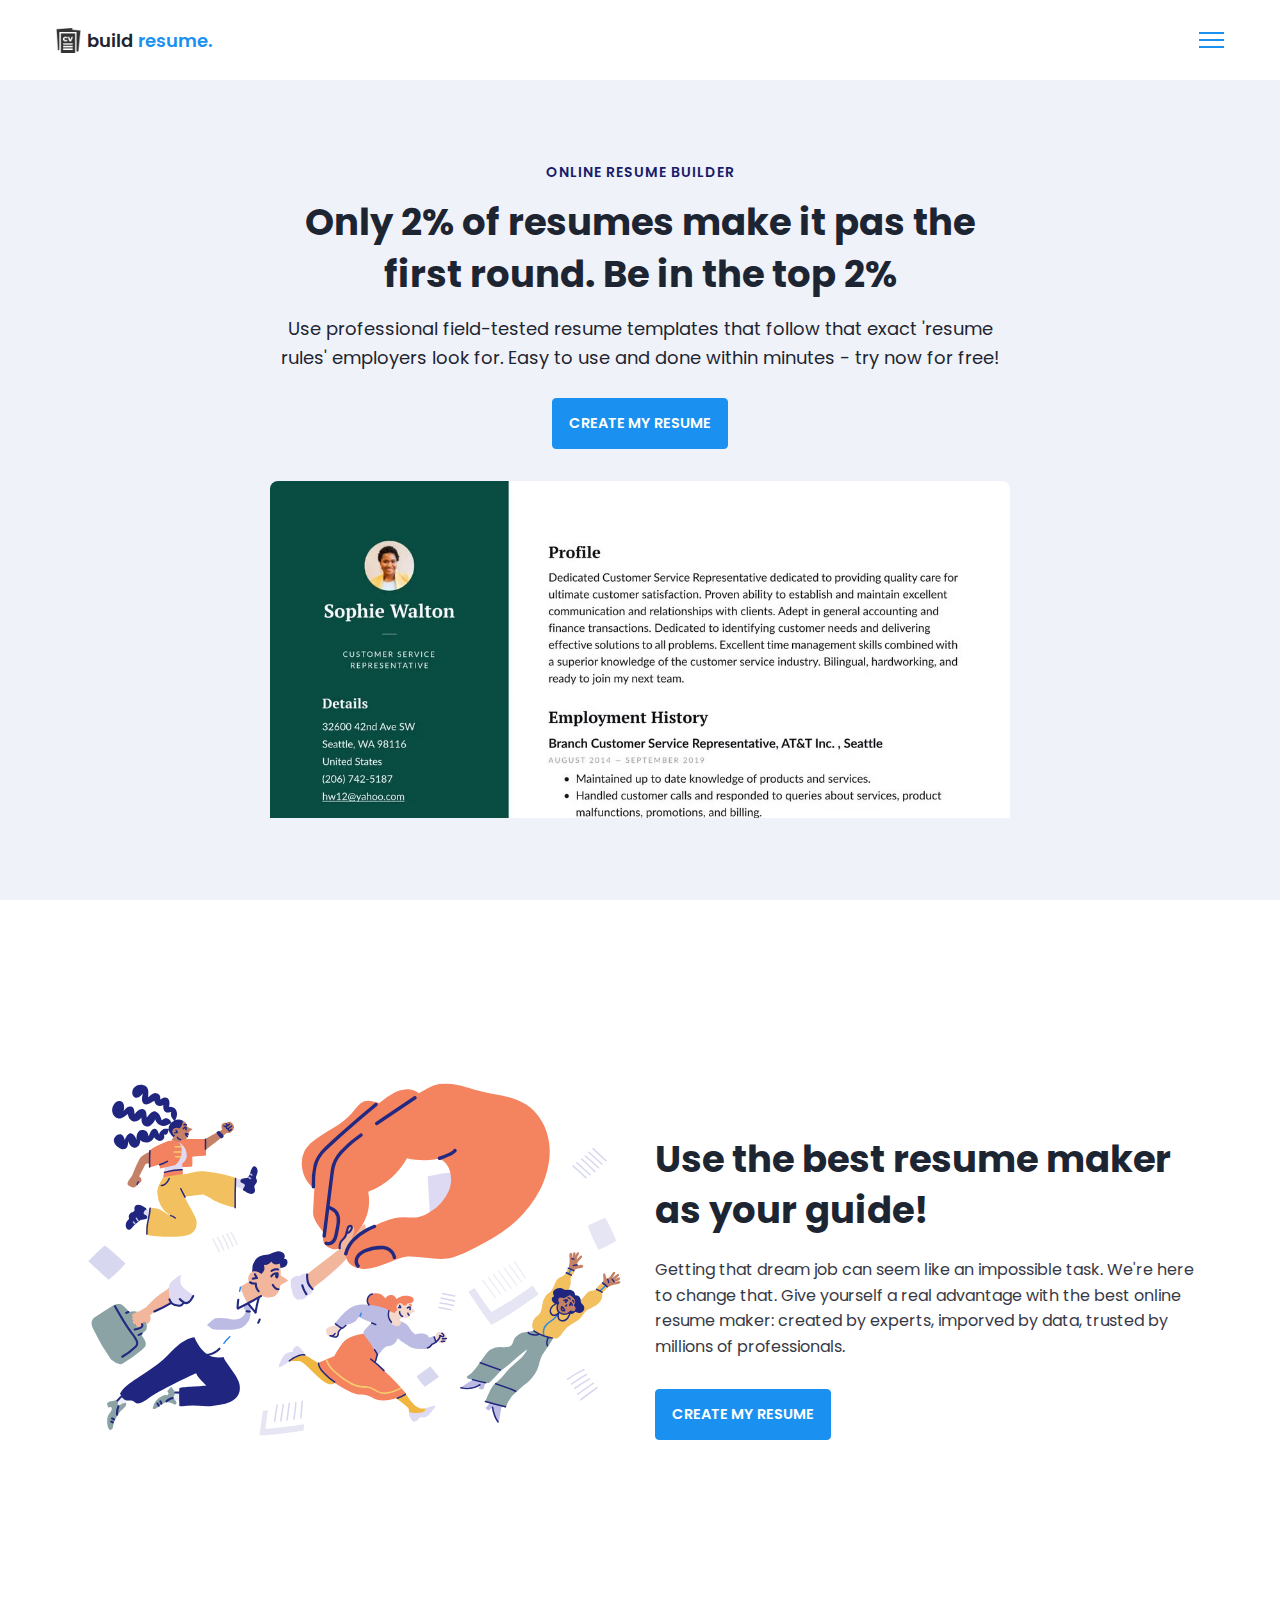
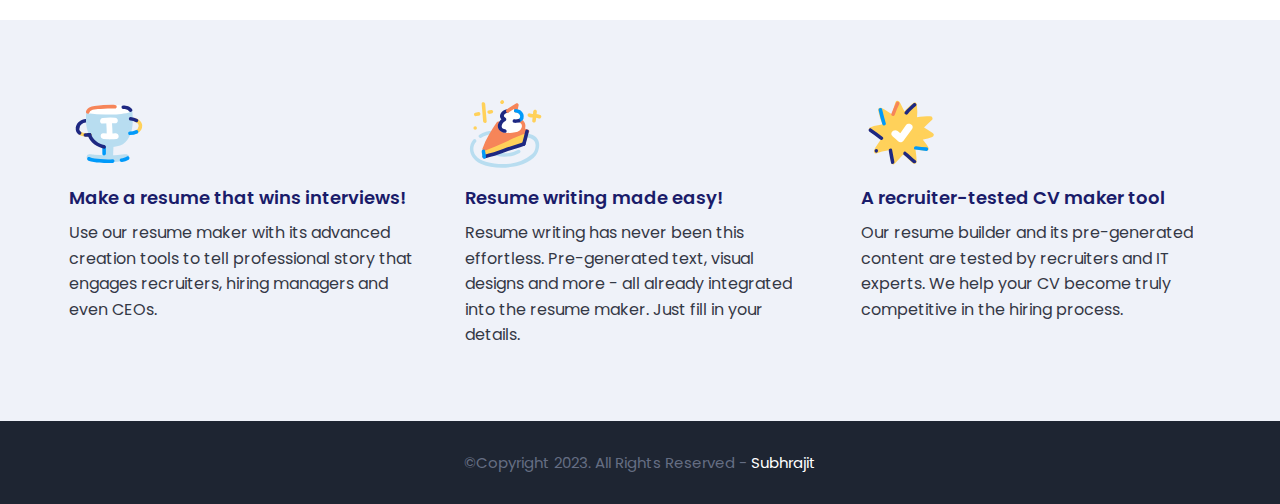
<file: index.html>
<!DOCTYPE html>
<html>
    <head>
        <meta charset="utf-8">
        <meta http-equiv="X-UA-Compatible" content="IE=edge">
        <title>Home Page</title>
        <meta name="description" content="">
        <meta name="viewport" content="width=device-width, initial-scale=1">
        <link rel="stylesheet" href="assets/css/main.css">
    </head>
    <body>

        <nav class = "navbar bg-white">
            <div class="container">
                <div class = "navbar-content">
                    <div class = "brand-and-toggler">
                        <a href = "index.html" class = "navbar-brand">
                            <img src = "assets/images/curriculum-vitae.png" alt = "" class = "navbar-brand-icon">
                            <span class = "navbar-brand-text">build <span>resume.</span>
                        </a>
                        <button type = "button" class = "navbar-toggler-btn">
                            <div class = "bars">
                                <div class = "bar"></div>
                                <div class = "bar"></div>
                                <div class = "bar"></div>
                            </div>
                        </button>
                    </div>
                </div>
            </div>
        </nav>

        <header class = "header bg-bright" id = "header">
            <div class = "container">
                <div class = "header-content text-center">
                    <h6 class = "text-uppercase text-blue-dark fs-14 fw-6 ls-1">online resume builder</h6>
                    <h1 class = "lg-title">Only 2% of resumes make it pas the first round. Be in the top 2%</h1>
                    <p class = "text-dark fs-18">Use professional field-tested resume templates that follow that exact 'resume rules' employers look for. Easy to use and done within minutes - try now for free!</p>
                    <a href = "resume.html" class = "btn btn-primary text-uppercase">create my resume</a>
                    <img src = "assets/images/dublin-resume-templates.avif">
                </div>
            </div>
        </header>

        <div class="section-one">
            <div class="container">
                <div class = "section-one-content">
                    <div class="section-one-l">
                        <img src = "assets/images/visual-0c7080adf17f1f207276f613447c924f667dab34b7ac415cd7ef653172defd0b.svg">
                    </div>
                    <div class = "section-one-r text-center">
                        <h2 class = "lg-title">Use the best resume maker as your guide!</h2>
                        <p class = "text">Getting that dream job can seem like an impossible task. We're here to change that. Give yourself a real advantage with the best online resume maker: created by experts, imporved by data, trusted by millions of professionals.</p>
                        <div class = "btn-group">
                            <a href = "resume.html" class = "btn btn-primary text-uppercase">create my resume</a>
                        </div>
                    </div>
                </div>
            </div>
        </div>

        <div class = "section-two bg-bright">
            <div class="container">
                <div class="section-two-content">
                    <div class = "section-items">
                        <div class = "section-item">
                            <div class = "section-item-icon">
                                <img src = "assets/images/feature-1-edf4481d69166ac81917d1e40e6597c8d61aa970ad44367ce78049bf830fbda5.svg" alt = "">
                            </div>
                            <h5 class = "section-item-title">Make a resume that wins interviews!</h5>
                            <p class = "text">Use our resume maker with its advanced creation tools to tell professional story that engages recruiters, hiring managers and even CEOs.</p>
                        </div>

                        <div class = "section-item">
                            <div class = "section-item-icon">
                                <img src = "assets/images/feature-2-a7a471bd973c02a55d1b3f8aff578cd3c9a4c5ac4fc74423d94ecc04aef3492b.svg" alt = "">
                            </div>
                            <h5 class = "section-item-title">Resume writing made easy!</h5>
                            <p class = "text">Resume writing has never been this effortless. Pre-generated text, visual designs and more - all already integrated into the resume maker. Just fill in your details.</p>
                        </div>

                        <div class = "section-item">
                            <div class = "section-item-icon">
                                <img src = "assets/images/feature-3-4e87a82f83e260488c36f8105e26f439fdc3ee5009372bb5e12d9421f32eabdd.svg" alt = "">
                            </div>
                            <h5 class = "section-item-title">A recruiter-tested CV maker tool</h5>
                            <p class = "text">Our resume builder and its pre-generated content are tested by recruiters and IT experts. We help your CV become truly competitive in the hiring process.</p>
                        </div>
                    </div>
                </div>
            </div>
        </div>

        <footer class = "footer bg-dark">
            <div class="container">
                <div class = "footer-content text-center">
                    <p class="fs-15">&copy;Copyright 2023. All Rights Reserved - <span>Subhrajit</span></p>
                </div>
            </div>
        </footer>
        
    </body>
</html>
</file>
<file: assets/css/main.css>
@import url('https://fonts.googleapis.com/css2?family=Manrope:wght@200;300;400;500;600;700;800&family=Poppins:ital,wght@0,100;0,200;0,300;0,400;0,500;0,600;0,700;0,800;0,900;1,100;1,200;1,300;1,400;1,500;1,600;1,700;1,800;1,900&display=swap');

:root{
    --clr-blue: #1A91F0;
    --clr-blue-mid: #1170CD;
    --clr-blue-dark: #1A1C6A;
    --clr-white: #fff;
    --clr-bright: #EFF2F9;
    --clr-dark: #1e2532;
    --clr-black: #000;
    --clr-grey: #656e83;
    --clr-green: #084C41;
    --font-poppins: 'Poppins', sans-serif;
    --font-manrope: 'Manrope', sans-serif;;
    --transition: all 300ms ease-in-out;
}

*{
    padding: 0;
    margin: 0;
    box-sizing: border-box;
}

html{
    font-size: 10px;
}

body{
    font-size: 1.6rem;
    font-family: var(--font-poppins);
}

button{
    border: none;
    background-color: transparent;
    outline: 0;
    cursor: pointer;
    font-family: inherit;
}

img{
    width: 100%;
    display: block;
}

a{
    text-decoration: none;
}


.font-poppins{font-family: var(--font-poppins);}
.font-manrope{font-family: var(--font-manrope);}


.text-blue{color: var(--clr-blue);}
.text-blue-mid{color: var(--clr-blue-mid);}
.text-blue-dark{color: var(--clr-blue-dark);}
.text-bright{color: var(--clr-bright);}
.text-dark{color: var(--clr-dark);}
.text-grey{color: var(--clr-grey);}
.text-white{color: var(--clr-white);}


.bg-blue{background-color: var(--clr-blue);}
.bg-blue-mid{background-color: var(--clr-blue-mid);}
.bg-blue-dark{background-color: var(--clr-blue-dark);}
.bg-bright{background-color: var(--clr-bright);}
.bg-dark{background-color: var(--clr-dark);}
.bg-grey{background-color: var(--clr-grey);}
.bg-white{background-color: var(--clr-white);}
.bg-black{background-color: var(--clr-black);}
.bg-green{background-color: var(--clr-green);}

.text-center{ text-align: center;}
.text-left{text-align: left;}
.text-right{text-align: right;}
.text-uppercase{text-transform: uppercase;}
.text-lowercase{text-transform: lowercase;}
.text-capitalize{text-transform: capitalize;}
.text{
    color: var(--clr-dark);
    opacity: 0.9;
    margin: 2rem 0;
    line-height: 1.6;
}

.fw-2{font-weight: 200;}
.fw-3{font-weight: 300;}
.fw-4{font-weight: 400;}
.fw-5{font-weight: 500;}
.fw-6{font-weight: 600;}
.fw-7{font-weight: 700;}
.fw-8{font-weight: 800;}

.fs-13{font-size: 13px;}
.fs-14{font-size: 14px;}
.fs-15{font-size: 15px;}
.fs-16{font-size: 16px;}
.fs-17{font-size: 17px;}
.fs-18{font-size: 18px;}
.fs-19{font-size: 19px;}
.fs-20{font-size: 20px;}
.fs-21{font-size: 21px;}
.fs-22{font-size: 22px;}
.fs-23{font-size: 23px;}
.fs-24{font-size: 24px;}
.fs-25{font-size: 25px;}

.ls-1{letter-spacing: 1px;}
.ls-2{letter-spacing: 2px;}

.container{
    max-width: 1200px;
    margin: 0 auto;
    padding: 0 1.6rem;
}

.bars{
    display: flex;
    flex-direction: column;
    justify-content: space-between;
    height: 16.5px;
    width: 25px;
}
.bars .bar{
    width: 100%;
    height: 2px;
    background-color: var(--clr-blue);
    transition: var(--transition);
}

.bars:hover .bar{
    background-color: var(--clr-dark);
}

.btn{
    font-size: 14.5px;
    font-weight: 600;
    padding: 1.4rem 1.6rem;
    border-radius: 4px;
    display: inline-block;
}

.btn-primary{
    background-color: var(--clr-blue);
    color: var(--clr-white);
    border: 1px solid var(--clr-blue);
    transition: var(--transition);
}

.btn-primary:hover{
    background-color: transparent;
    color: var(--clr-dark);
    border-color: var(--clr-grey);
}

.btn-secondary{
    background-color: transparent;
    color: var(--clr-dark);
    border: 1px solid var(--clr-grey);
    transition: var(--transition);
}

.btn-secondary:hover{
    background-color: var(--clr-blue);
    color: var(--clr-white);
    border-color: var(--clr-blue);
}

.btn-group button:first-child, .btn-group a:first-child{
    margin-right: 1rem!important;
}


.navbar{
    height: 80px;
    display: flex;
    align-items: center;
    box-shadow: rgba(0, 0, 0, 0.08) 0px 3px 8px;
}

.navbar .container{
    width: 100%;
}

.navbar-brand{
    display: flex;
    align-items: center;
    justify-content: flex-start;
    font-size: 1.8rem;
}
.navbar-brand-text{
    color: var(--clr-dark);
    font-weight: 600;
}
.navbar-brand-text span{
    color: var(--clr-blue);
}
.navbar-brand-icon{
    width: 25px;
    margin-right: 6px;
    opacity: 0.8;
}
.brand-and-toggler{
    display: flex;
    align-items: center;
    justify-content: space-between;
}
.header{
    min-height: calc(100vh - 80px);
    display: flex;
    flex-direction: column;
    align-items: center;
    justify-content: center;
}
.header-content{
    max-width: 740px;
    margin-right: auto;
    margin-left: auto;
}
.header-content img{
    max-width: 760px;
    border-top-right-radius: 8px;
    border-top-left-radius: 8px;
    margin-top: 3.2rem;
}
.lg-title{
    margin: 1.4rem 0;
    font-size: 37px;
    line-height: 1.4;
    color: var(--clr-dark);
}
.header-content p{
    margin-bottom: 2.6rem;
    line-height: 1.6;
}


.section-one{
    padding: 64px 0;
    min-height: 80vh;
    display: flex;
    align-items: center;
}
.section-one-l img{
    max-width: 545px;
    margin-right: auto;
    margin-left: auto;
}
.section-one-r{
    margin-top: 4rem;
}

.section-one .btn-group{
    margin-top: 2rem;
}
.section-one-r{
    max-width: 545px;
    margin-right: auto;
    margin-left: auto;
}
.section-one-r .btn-group{
    margin-top: 3rem;
}

.section-two{
    padding: 64px 0;
}
.section-two .section-items{
    display: grid;
    gap: 2rem;
}

.section-two .section-item{
    max-width: 350px;
    text-align: center;
    margin-right: auto;
    margin-left: auto;
}
.section-two .section-item-icon{
    margin: 1rem 0;
}
.section-two .section-item-icon img{
    width: 80px;
    margin-right: auto;
    margin-left: auto;
}
.section-two .section-item-title{
    color: var(--clr-blue-dark);
    font-size: 1.8rem;
    font-weight: 600;
}
.section-two .text{
    margin: 0.9rem 0;
}

.footer{
    padding: 3rem 0;
}
.footer-content p{
    color: var(--clr-grey);
}
.footer-content p span{
    color: var(--clr-white);
}


@media screen and (min-width: 768px){
    .section-two .section-items{
        grid-template-columns: repeat(2, 1fr);
    }
}

@media screen and (min-width: 992px){
    .section-one-content{
        display: grid;
        grid-template-columns: repeat(2, 1fr);
        column-gap: 3rem;
    }
    .section-one-r{
        text-align: left;
    }
    .section-two .section-items{
        grid-template-columns: repeat(3, 1fr);
    }
    .section-two .section-item{
        text-align: left;
    }
    .section-two .section-item-icon img{
        margin-left: 0;
    }
}



#about-sc{
    padding: 64px 0;
}

.cv-form-row-title{
    background-color: var(--clr-dark);
    padding: 0.8rem 1.6rem;
    margin-bottom: 2rem;
}

.cv-form-row-title h3{
    color: var(--clr-white);
    font-weight: 500;
    text-transform: uppercase;
    letter-spacing: 1.5px;
    font-size: 1.7rem;
}
.cv-form-blk{
    margin: 3rem 0;
}
.cv-form-row{
    padding: 3rem 2rem 0 2rem;
    border: 1px solid rgba(0, 0, 0, 0.08);
    margin-bottom: 1rem;
    position: relative;
}
textarea{
    resize: none;
}
.form-elem{
    margin-bottom: 3rem;
    position: relative;
}
.form-label{
    display: block;
    font-weight: 600;
    font-size: 14px;
    color: var(--clr-dark);
    margin-bottom: 0.5rem;
}
.form-control{
    border-radius: none;
    border: 1px solid rgba(0, 0, 0, 0.1);
    font-size: 14px;
    padding: 0.8rem 1.6rem;
    font-family: inherit;
    width: 100%;
    outline: 0;
    transition: var(--transition);
}

.form-control:focus{
    border-color: rgba(0, 0, 0, 0.3);
}
.form-text{
    color: #ca0b00;
    font-size: 12px;
    position: absolute;
    letter-spacing: 0.5px;
    top: calc(100% + 2px);
    left: 0;
    width: 100%;
}
.cols-3, .cols-2{
    display: grid;
}
.repeater-add-btn{
    width: 25px;
    height: 25px;
    background-color: var(--clr-blue-mid);
    font-size: 1.6rem;
    color: var(--clr-white);
    margin: 1rem 0;
}
.repeater-remove-btn{
    position: absolute;
    top: 10px;
    right: 10px;
    z-index: 999;
    width: 25px;
    height: 25px;
    border-radius: 50%;
    background-color: #ca0b00;
    color: var(--clr-white);
    font-size: 1.6rem;
}

.preview-cnt{
    border-radius: 5px;
    display: grid;
    grid-template-columns: 32% auto;
    box-shadow: rgba(149, 157, 165, 0.2) 0px 8px 24px;
    overflow: hidden;
}

.preview-cnt-l{
    padding: 3rem 3rem 2rem 3rem;
}
.preview-cnt-r{
    padding: 3rem 3rem 3rem 4rem;
}
.preview-cnt-l .preview-blk:nth-child(1){
    text-align: center;
}
.preview-image{
    width: 120px;
    height: 120px;
    border-radius: 50%;
    overflow: hidden;
    margin-right: auto;
    margin-left: auto;
}
.preview-image img{
    width: 100%;
    height: 100%;
    object-fit: cover;
}
.preview-item-name{
    font-size: 2.4rem;
    font-weight: 600;
    margin: 1.8rem 0;
    position: relative;
}
.preview-item-name::after{
    position: absolute;
    content: "";
    bottom: -10px;
    width: 50px;
    height: 1.5px;
    background-color: rgba(255, 255, 255, 0.5);
    left: 50%;
    transform: translateX(-50%);
}
.preview-blk{
    padding: 1rem 0;
    margin-bottom: 1rem;
}
.preview-blk-title h3{
    text-transform: uppercase;
    letter-spacing: 0.5px;
    border-bottom: 0.5px solid rgba(0, 0, 0, 0.08);
    padding-bottom: 0.5rem;
}
.preview-blk-title{
    margin-bottom: 1rem;
}
.preview-blk-list .preview-item{
    font-size: 1.5rem;
    margin-bottom: 0.2rem;
    opacity: 0.95;
}
.preview-cnt-r .preview-blk-title{
    color: var(--clr-dark);
}
.preview-cnt-r .preview-blk-list .preview-item{
    margin-top: 1.8rem;
}

.achievements-items.preview-blk-list .preview-item span:first-child,
.educations-items.preview-blk-list .preview-item span:first-child,
.experiences-items.preview-blk-list .preview-item span:first-child{
    display: block;
    font-weight: 600;
    margin-bottom: 1rem;
    background-color: rgba(0, 0, 0, 0.03);
}

.educations-items.preview-blk-list .preview-item span:nth-child(2),
.experiences-items.preview-blk-list .preview-item span:nth-child(2){
    font-weight: 600;
    margin-right: 1rem;
}

.educations-items.preview-blk-list .preview-item span:nth-child(3),
.experiences-items.preview-blk-list .preview-item span:nth-child(3){
    font-style: italic;
    margin-right: 1rem;
}

.educations-items.preview-blk-list .preview-item span:nth-child(4),
.educations-items.preview-blk-list .preview-item span:nth-child(5),
.experiences-items.preview-blk-list .preview-item span:nth-child(4),
.experiences-items.preview-blk-list .preview-item span:nth-child(5){
    margin-right: 1rem;
    background-color: var(--clr-green);
    color: var(--clr-white);
    padding: 0 1rem;
    border-radius: 0.6rem;
}

.educations-items.preview-blk-list .preview-item span:nth-child(6),
.experiences-items.preview-blk-list .preview-item span:nth-child(6){
    font-size: 13.5px;
    display: block;
    opacity: 0.8;
    margin-top: 1rem;
}
.projects-items.preview-blk-list .preview-item span{
    display: block;
}

@media screen and (min-width: 768px){
    .cols-3{
        grid-template-columns: repeat(3, 1fr);
        column-gap: 2rem;
    }
    .cols-2{
        grid-template-columns: repeat(2, 1fr);
        column-gap: 2rem;
    }
}

@media screen and (min-width: 992px){
    .cv-form-row{
        padding: 3rem 3rem 0rem 3rem;
    }
    .cols-3{
        grid-template-columns: repeat(3, 1fr);
    }
}

.print-btn-sc{
    margin: 2rem 0 6rem 0;
}

@media print{
    body *{
        visibility: hidden;
    }

    .non_print_area{
        display: none;
    }

    .print_area, .print_area *{
        visibility: visible;
    }

    .print_area{
        width: 100%;
        position: absolute;
        left: 0;
        top: 0;
        overflow: hidden;
    }
}
</file>
